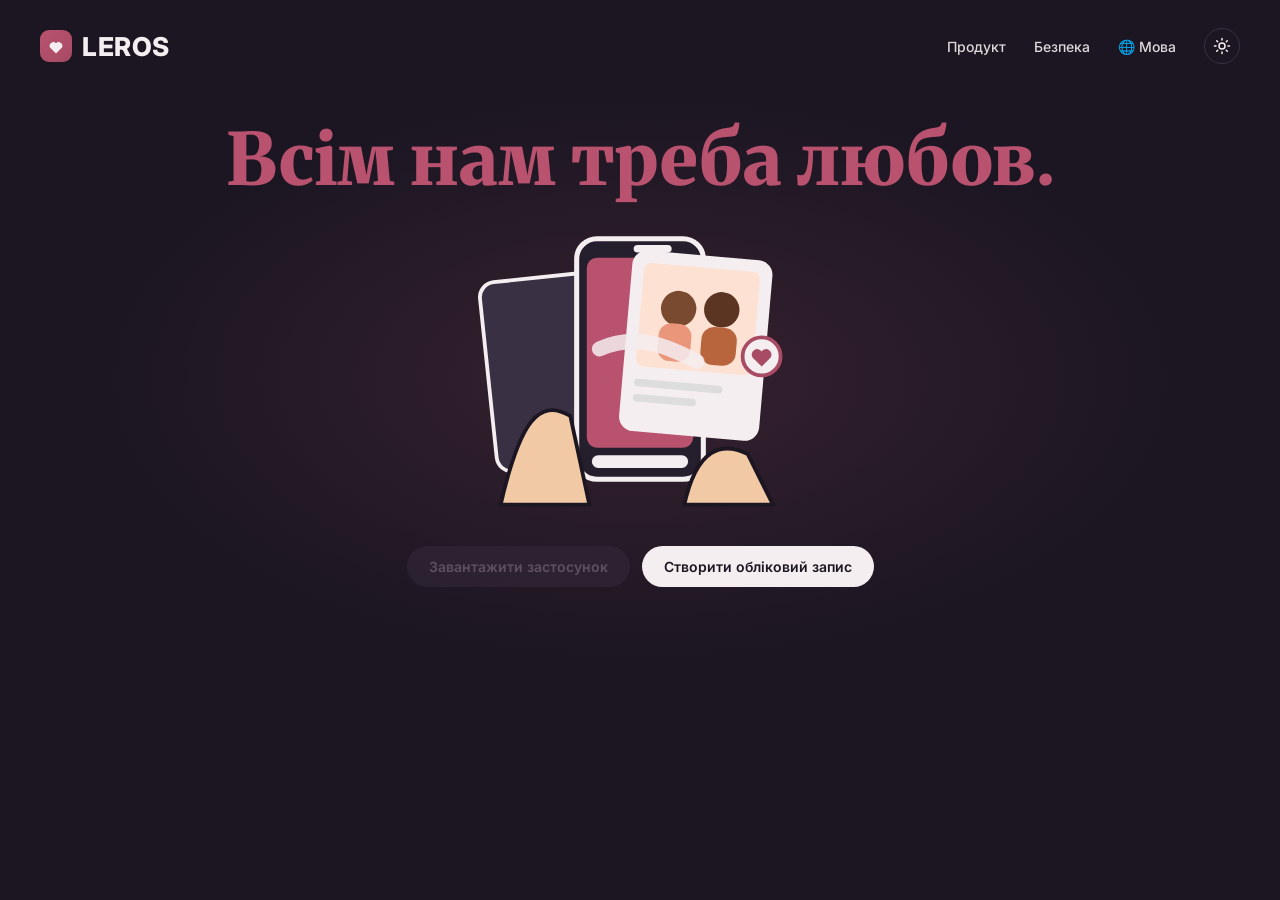
<file: pages/registration.html>
<!DOCTYPE html>
<html lang="uk">
<head>
  <meta charset="utf-8">
  <meta name="viewport" content="width=device-width, initial-scale=1, viewport-fit=cover">
  <title>LEROS — Всім нам треба любов</title>
  <link rel="preconnect" href="https://fonts.googleapis.com">
  <link href="https://fonts.googleapis.com/css2?family=Inter:wght@400;500;600&family=Merriweather:wght@700;900&display=swap" rel="stylesheet">
  <link rel="stylesheet" href="registration.css">
</head>
<body>
  <header>
    <div class="logo">
      <svg viewBox="0 0 32 32" aria-hidden="true">
        <defs>
          <linearGradient id="lg" x1="0" y1="0" x2="1" y2="1">
            <stop offset="0" stop-color="#B8526F" />
            <stop offset="1" stop-color="#A84B65" />
          </linearGradient>
        </defs>
        <rect width="32" height="32" rx="9" fill="url(#lg)" />
        <path d="M16 23.500l-5.800-5.800a3.700 3.700 0 0 1 5.800-4.500 3.700 3.700 0 0 1 5.800 4.500z" fill="#F5EEF0" />
      </svg>
      LEROS
    </div>
    <nav aria-label="Навігація">
      <span>Продукт</span>
      <span>Безпека</span>
      <span>🌐 Мова</span>
      <button class="theme" id="theme" type="button" aria-label="Перемкнути тему">
        <svg class="sun" width="18" height="18" viewBox="0 0 24 24" fill="none" stroke="currentColor" stroke-width="2" stroke-linecap="round">
          <circle cx="12" cy="12" r="4" />
          <path d="M12 2v2M12 20v2M4.900 4.900l1.400 1.400M17.700 17.700l1.400 1.400M2 12h2M20 12h2M4.900 19.100l1.400-1.400M17.700 6.300l1.400-1.400" />
        </svg>
        <svg class="moon" width="18" height="18" viewBox="0 0 24 24" fill="none" stroke="currentColor" stroke-width="2" stroke-linecap="round" stroke-linejoin="round">
          <path d="M21 12.800A9 9 0 1 1 11.200 3a7 7 0 0 0 9.800 9.800z" />
        </svg>
      </button>
    </nav>
  </header>

  <main class="hero">
    <h1>Всім нам треба любов.</h1>
    <svg viewBox="0 0 300 250" role="img" aria-label="Телефон зі свайпом профілів">
      <rect class="c-back" x="30" y="55" width="105" height="150" rx="12" fill="#3a3044" stroke="#F5EEF0" stroke-width="3" transform="rotate(-6 80 130)" />
      <rect class="c-phone" x="100" y="25" width="100" height="190" rx="16" fill="#251e2d" stroke="#F5EEF0" stroke-width="4" />
      <rect x="108" y="40" width="84" height="150" rx="8" fill="#B8526F" />
      <rect class="c-ink" x="145" y="30" width="30" height="6" rx="3" fill="#F5EEF0" />
      <g transform="rotate(5 200 110)">
        <rect class="c-card" x="140" y="40" width="108" height="140" rx="10" fill="#F5EEF0" stroke="#F5EEF0" stroke-width="3" />
        <rect x="148" y="48" width="92" height="82" rx="6" fill="#fde2d3" />
        <circle cx="178" cy="82" r="14" fill="#7a4a30" />
        <circle cx="212" cy="80" r="14" fill="#5b3522" />
        <rect x="164" y="94" width="26" height="30" rx="10" fill="#e9967a" />
        <rect x="198" y="94" width="28" height="30" rx="10" fill="#b8643c" />
        <rect x="148" y="140" width="70" height="6" rx="3" fill="#ddd" />
        <rect x="148" y="152" width="50" height="6" rx="3" fill="#ddd" />
      </g>
      <path d="M118 112 C150 98 175 112 195 122" fill="none" stroke="#F5EEF0" stroke-opacity=".85" stroke-width="12" stroke-linecap="round" />
      <circle cx="246" cy="118" r="15" fill="#F5EEF0" stroke="#A84B65" stroke-width="3" />
      <path d="M246 126 l-7-7 a4.2 4.2 0 0 1 7-5 a4.2 4.2 0 0 1 7 5z" fill="#A84B65" />
      <path d="M40 235 C55 170 70 150 95 165 L110 235z" fill="var(--skin)" stroke="#1b1622" stroke-width="3" />
      <path d="M185 235 C195 190 215 185 235 195 L255 235z" fill="var(--skin)" stroke="#1b1622" stroke-width="3" />
      <rect class="c-ink" x="112" y="196" width="76" height="10" rx="5" fill="#F5EEF0" />
    </svg>
    <div class="cta">
      <button class="btn off" disabled aria-disabled="true">Завантажити застосунок</button>
      <button class="btn dark" id="open">Створити обліковий запис</button>
    </div>
  </main>

  <div class="overlay" id="overlay" role="dialog" aria-modal="true" aria-label="Реєстрація">
    <div class="modal">
      <div class="top">
        <button class="back" id="back" aria-label="Назад" style="visibility:hidden">←</button>
        <div class="bar"><i id="prog"></i></div>
        <button class="close" id="close" aria-label="Закрити">✕</button>
      </div>
      <div class="steps">
        <section class="step active" data-step="1">
          <h2>Створіть обліковий запис</h2>
          <p class="sub">Оберіть, як вам зручніше розпочати.</p>
          <button class="alt" id="google">
            <svg width="18" height="18" viewBox="0 0 48 48">
              <path fill="#EA4335" d="M24 9.5c3.5 0 6.6 1.2 9 3.5l6.7-6.7C35.700 2.400 30.300 0 24 0 14.600 0 6.500 5.400 2.600 13.200l7.800 6.100C12.300 13.500 17.700 9.500 24 9.500z" />
              <path fill="#4285F4" d="M46.500 24.500c0-1.600-.1-3.100-.4-4.500H24v8.500h12.700c-.6 3-2.300 5.500-4.800 7.200l7.600 5.900c4.400-4.100 7-10.100 7-17.100z" />
              <path fill="#FBBC05" d="M10.400 28.700A14.500 14.500 0 0 1 9.500 24c0-1.600.3-3.200.9-4.700l-7.800-6.100A24 24 0 0 0 0 24c0 3.900.9 7.500 2.600 10.800l7.800-6.100z" />
              <path fill="#34A853" d="M24 48c6.500 0 11.900-2.100 15.900-5.800l-7.600-5.900c-2.100 1.400-4.900 2.300-8.300 2.300-6.300 0-11.700-4.200-13.600-9.900l-7.800 6.100C6.500 42.600 14.600 48 24 48z" />
            </svg>
            Продовжити з Google
          </button>
          <button class="alt mail" data-go="2">Зареєструватися через пошту</button>
        </section>

        <section class="step" data-step="2">
          <svg class="cupid hide" id="cupid" viewBox="0 0 120 110" aria-hidden="true">
            <g fill="#fff" stroke="#c9ced6" stroke-width="2">
              <path d="M34 62 C10 40 6 62 18 74 C24 80 32 76 38 72z" />
              <path d="M86 62 C110 40 114 62 102 74 C96 80 88 76 82 72z" />
            </g>
            <circle cx="60" cy="64" r="32" fill="var(--skin)" />
            <path d="M42 38 C48 26 62 24 70 30 C58 28 50 34 42 38z" fill="#d9a441" />
            <circle cx="60" cy="30" r="5" fill="#d9a441" />
            <circle cx="41" cy="76" r="5" fill="#f9a8a8" opacity=".7" />
            <circle cx="79" cy="76" r="5" fill="#f9a8a8" opacity=".7" />
            <path d="M52 82 Q60 88 68 82" stroke="#a5503a" stroke-width="2.500" fill="none" stroke-linecap="round" />
            <g id="eyes">
              <circle cx="47" cy="62" r="8" fill="#fff" />
              <circle cx="73" cy="62" r="8" fill="#fff" />
              <circle class="pupil" id="pl" cx="47" cy="62" r="3.800" fill="#111" />
              <circle class="pupil" id="pr" cx="73" cy="62" r="3.800" fill="#111" />
            </g>
            <g class="hand hl" style="transform-origin:47px 62px">
              <ellipse cx="47" cy="62" rx="14" ry="11" fill="var(--skin)" stroke="#d09a6e" stroke-width="2" />
              <path d="M38 58 h18 M38 63 h18" stroke="#d09a6e" stroke-width="1.500" />
            </g>
            <g class="hand hr" style="transform-origin:73px 62px">
              <ellipse cx="73" cy="62" rx="14" ry="11" fill="var(--skin)" stroke="#d09a6e" stroke-width="2" />
              <path d="M64 58 h18 M64 63 h18" stroke="#d09a6e" stroke-width="1.500" />
            </g>
          </svg>
          <h2>Пошта та пароль</h2>
          <p class="sub">Купідон нічого не підгляне.</p>
          <label for="email">Email</label>
          <input id="email" type="email" autocomplete="email" placeholder="name@example.com">
          <label for="pass">Пароль</label>
          <div class="pw">
            <input id="pass" type="password" autocomplete="new-password" placeholder="Мінімум 8 символів">
            <button class="eye" id="eye" type="button" aria-label="Показати пароль">
              <svg width="22" height="22" viewBox="0 0 24 24" fill="none" stroke="currentColor" stroke-width="2" stroke-linecap="round" stroke-linejoin="round">
                <path d="M1 12s4-7 11-7 11 7 11 7-4 7-11 7S1 12 1 12z" />
                <circle cx="12" cy="12" r="3" />
                <path id="slash" d="M3 3l18 18" />
              </svg>
            </button>
          </div>
          <div class="err" id="err2"></div>
          <button class="btn red" id="next2" style="margin-top:14px" disabled>Продовжити</button>
        </section>

        <section class="step" data-step="3">
          <h2>Підтвердіть телефон</h2>
          <p class="sub">Ми надішлемо SMS з кодом.</p>
          <label for="phone">Номер телефону</label>
          <input id="phone" type="tel" inputmode="tel" autocomplete="tel" placeholder="+380 50 123 45 67">
          <div class="reveal" id="codeBox">
            <label for="code">Код верифікації з SMS</label>
            <input id="code" inputmode="numeric" maxlength="6" placeholder="••••••">
            <p class="hint">У прототипі підійде будь-який код із 4–6 цифр.</p>
            <button class="btn red" id="next3" style="margin-top:14px" disabled>Підтвердити</button>
          </div>
        </section>

        <section class="step" data-step="4">
          <h2>Розкажіть про себе</h2>
          <p class="sub">Користуватися LEROS можна з 14 років.</p>
          <div class="row">
            <div><label for="fn">Ім'я</label><input id="fn" autocomplete="given-name"></div>
            <div><label for="ln">Прізвище</label><input id="ln" autocomplete="family-name"></div>
          </div>
          <label>Дата народження</label>
          <div class="row">
            <select id="dd" aria-label="День"></select>
            <select id="mm" aria-label="Місяць"></select>
            <select id="yy" aria-label="Рік"></select>
          </div>
          <p class="hint" id="maxHint"></p>
          <button class="btn red" id="next4" style="margin-top:14px" disabled>Продовжити</button>
        </section>

        <section class="step" data-step="5">
          <h2>Вам потрібно пройти верифікацію для підтвердження особи</h2>
          <p class="sub">Оберіть документ для підтвердження віку та фотографії</p>
          <div class="docs">
            <label class="doc"><input type="radio" name="doc" value="ID-картка">ID-картка</label>
            <label class="doc"><input type="radio" name="doc" value="Закордонний паспорт">Закордонний паспорт</label>
            <label class="doc"><input type="radio" name="doc" value="Водійське посвідчення">Водійське посвідчення</label>
          </div>
          <div class="reveal" id="dropBox">
            <div class="drop" id="drop" tabindex="0" role="button">
              <b>Завантажити фото документа</b>Перетягніть файл сюди або натисніть, щоб обрати
              <div id="prev"></div>
            </div>
            <input type="file" id="file" accept="image/*" hidden>
          </div>
          <button class="btn red" id="finish" style="margin-top:16px" disabled>Завершити реєстрацію</button>
        </section>

        <section class="step" data-step="6">
          <div class="success">
            <div class="ok">💘</div>
            <h2>Ласкаво просимо до LEROS!</h2>
            <p class="sub" id="welcome">Ваш обліковий запис створено.</p>
            <button class="btn red" id="done">Готово</button>
          </div>
        </section>
      </div>
    </div>
  </div>

  <script src="registration.js"></script>
</body>
</html>
</file>
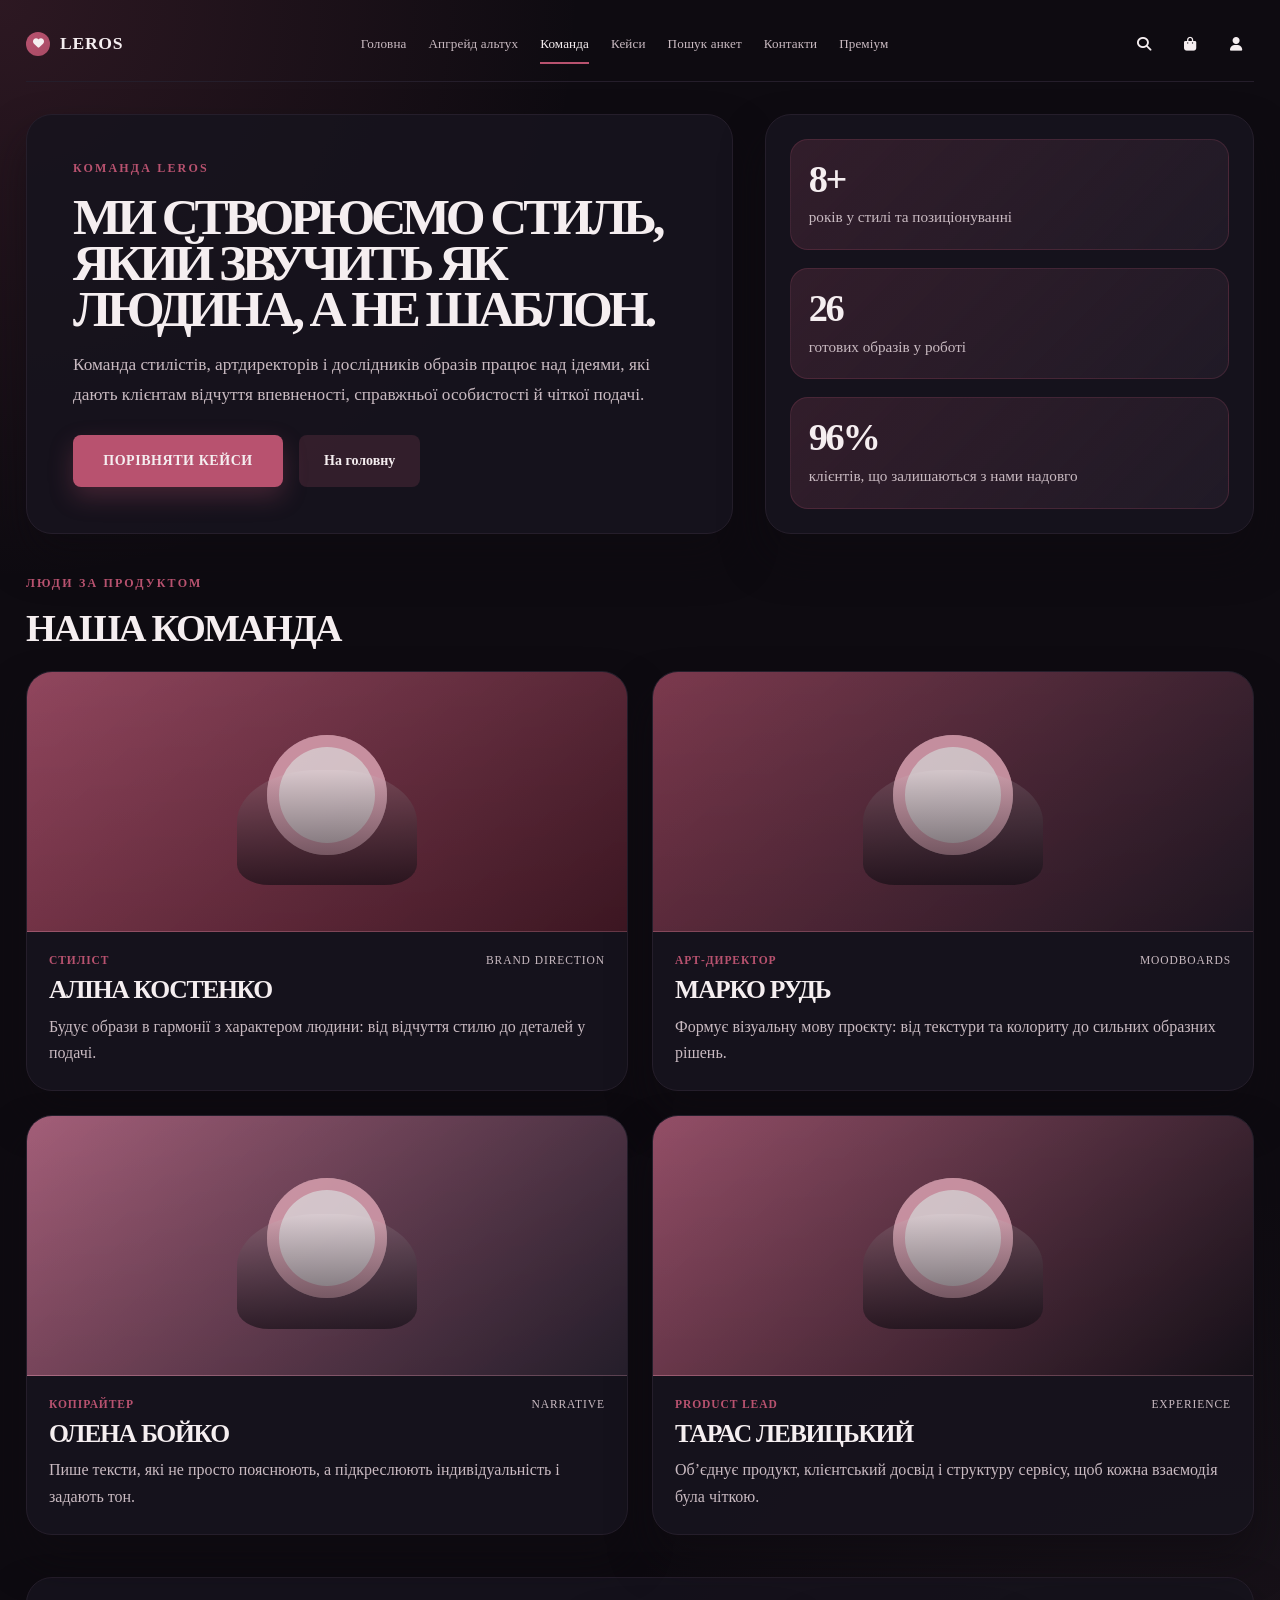
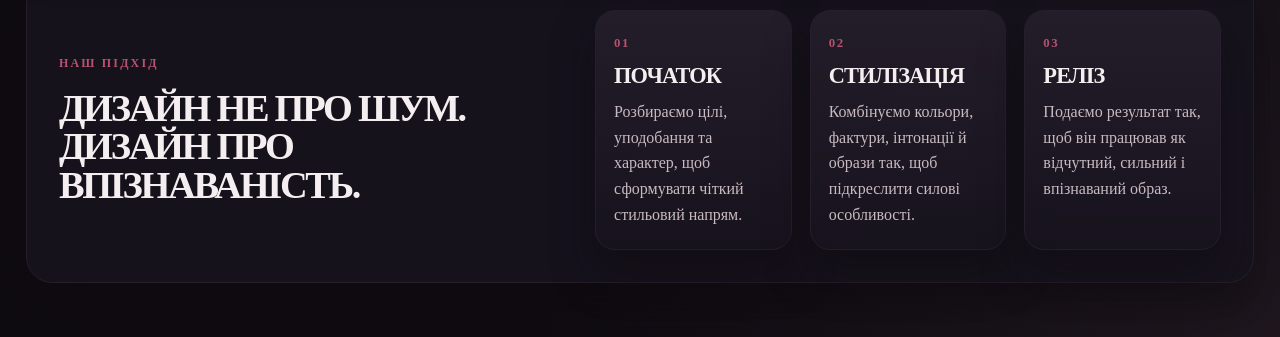
<file: pages/team.html>
<!DOCTYPE html>
<html lang="uk">
<head>
    <meta charset="UTF-8">
    <meta name="viewport" content="width=device-width, initial-scale=1.0">
    <title>LEROS — Команда</title>
    <link rel="stylesheet" href="style.css">
    <link rel="stylesheet" href="team.css">
    <link rel="stylesheet" href="buttons.css">
    <link rel="stylesheet" href="https://cdnjs.cloudflare.com/ajax/libs/font-awesome/6.4.0/css/all.min.css">
</head>
<body class="team-body">
    <div class="page-shell team-shell">
        <header class="topbar">
            <a href="index.html" class="brand" aria-label="На головну">
                <span class="brand-mark"><i class="fa-solid fa-heart"></i></span>
                <span class="brand-name">LEROS</span>
            </a>

            <nav class="main-nav" aria-label="Основна навігація">
                <a href="index.html">Головна</a>
                <a href="altu-case.html">Апгрейд альтух</a>
                <a href="team.html" class="active">Команда</a>
                <a href="altu-case.html">Кейси</a>
                <a href="altu-case.html">Пошук анкет</a>
                <a href="index.html">Контакти</a>
                <a href="index.html">Преміум</a>
            </nav>

            <div class="tools" aria-label="Інструменти">
                <button class="tool-btn" aria-label="Пошук"><i class="fa-solid fa-magnifying-glass"></i></button>
                <button class="tool-btn" aria-label="Вибране"><i class="fa-solid fa-bag-shopping"></i></button>
                <button class="tool-btn" aria-label="Профіль"><i class="fa-solid fa-user"></i></button>
            </div>
        </header>

        <main class="team-main">
            <section class="team-intro">
                <div class="intro-copy">
                    <p class="eyebrow">Команда LEROS</p>
                    <h1>Ми створюємо стиль, який звучить як людина, а не шаблон.</h1>
                    <p class="lead">Команда стилістів, артдиректорів і дослідників образів працює над ідеями, які дають клієнтам відчуття впевненості, справжньої особистості й чіткої подачі.</p>
                    <div class="intro-actions">
                        <a href="altu-case.html" class="primary-btn button--large">Порівняти кейси</a>
                        <a href="index.html" class="button button--secondary button--large">На головну</a>
                    </div>
                </div>

                <div class="intro-panel" aria-label="Переваги команди">
                    <div class="stat-card">
                        <span class="stat-number">8+</span>
                        <span class="stat-label">років у стилі та позиціонуванні</span>
                    </div>
                    <div class="stat-card">
                        <span class="stat-number">26</span>
                        <span class="stat-label">готових образів у роботі</span>
                    </div>
                    <div class="stat-card">
                        <span class="stat-number">96%</span>
                        <span class="stat-label">клієнтів, що залишаються з нами надовго</span>
                    </div>
                </div>
            </section>

            <section class="team-section" aria-label="Члени команди">
                <div class="section-heading">
                    <p class="eyebrow">Люди за продуктом</p>
                    <h2>Наша команда</h2>
                </div>

                <div class="member-grid">
                    <article class="member-card">
                        <div class="member-portrait portrait-one"></div>
                        <div class="member-body">
                            <div class="member-meta">
                                <span class="member-role">Стиліст</span>
                                <span class="member-tag">Brand direction</span>
                            </div>
                            <h3>Аліна Костенко</h3>
                            <p>Будує образи в гармонії з характером людини: від відчуття стилю до деталей у подачі.</p>
                        </div>
                    </article>

                    <article class="member-card">
                        <div class="member-portrait portrait-two"></div>
                        <div class="member-body">
                            <div class="member-meta">
                                <span class="member-role">Арт-директор</span>
                                <span class="member-tag">Moodboards</span>
                            </div>
                            <h3>Марко Рудь</h3>
                            <p>Формує візуальну мову проєкту: від текстури та колориту до сильних образних рішень.</p>
                        </div>
                    </article>

                    <article class="member-card">
                        <div class="member-portrait portrait-three"></div>
                        <div class="member-body">
                            <div class="member-meta">
                                <span class="member-role">Копірайтер</span>
                                <span class="member-tag">Narrative</span>
                            </div>
                            <h3>Олена Бойко</h3>
                            <p>Пише тексти, які не просто пояснюють, а підкреслюють індивідуальність і задають тон.</p>
                        </div>
                    </article>

                    <article class="member-card">
                        <div class="member-portrait portrait-four"></div>
                        <div class="member-body">
                            <div class="member-meta">
                                <span class="member-role">Product lead</span>
                                <span class="member-tag">Experience</span>
                            </div>
                            <h3>Тарас Левицький</h3>
                            <p>Об’єднує продукт, клієнтський досвід і структуру сервісу, щоб кожна взаємодія була чіткою.</p>
                        </div>
                    </article>
                </div>
            </section>

            <section class="team-cta" aria-label="Робочий процес">
                <div class="cta-copy">
                    <p class="eyebrow">Наш підхід</p>
                    <h2>Дизайн не про шум. Дизайн про впізнаваність.</h2>
                </div>

                <div class="process-grid">
                    <div class="process-card">
                        <span>01</span>
                        <h3>Початок</h3>
                        <p>Розбираємо цілі, уподобання та характер, щоб сформувати чіткий стильовий напрям.</p>
                    </div>
                    <div class="process-card">
                        <span>02</span>
                        <h3>Стилізація</h3>
                        <p>Комбінуємо кольори, фактури, інтонації й образи так, щоб підкреслити силові особливості.</p>
                    </div>
                    <div class="process-card">
                        <span>03</span>
                        <h3>Реліз</h3>
                        <p>Подаємо результат так, щоб він працював як відчутний, сильний і впізнаваний образ.</p>
                    </div>
                </div>
            </section>
        </main>
    </div>
</body>
</html>
</file>
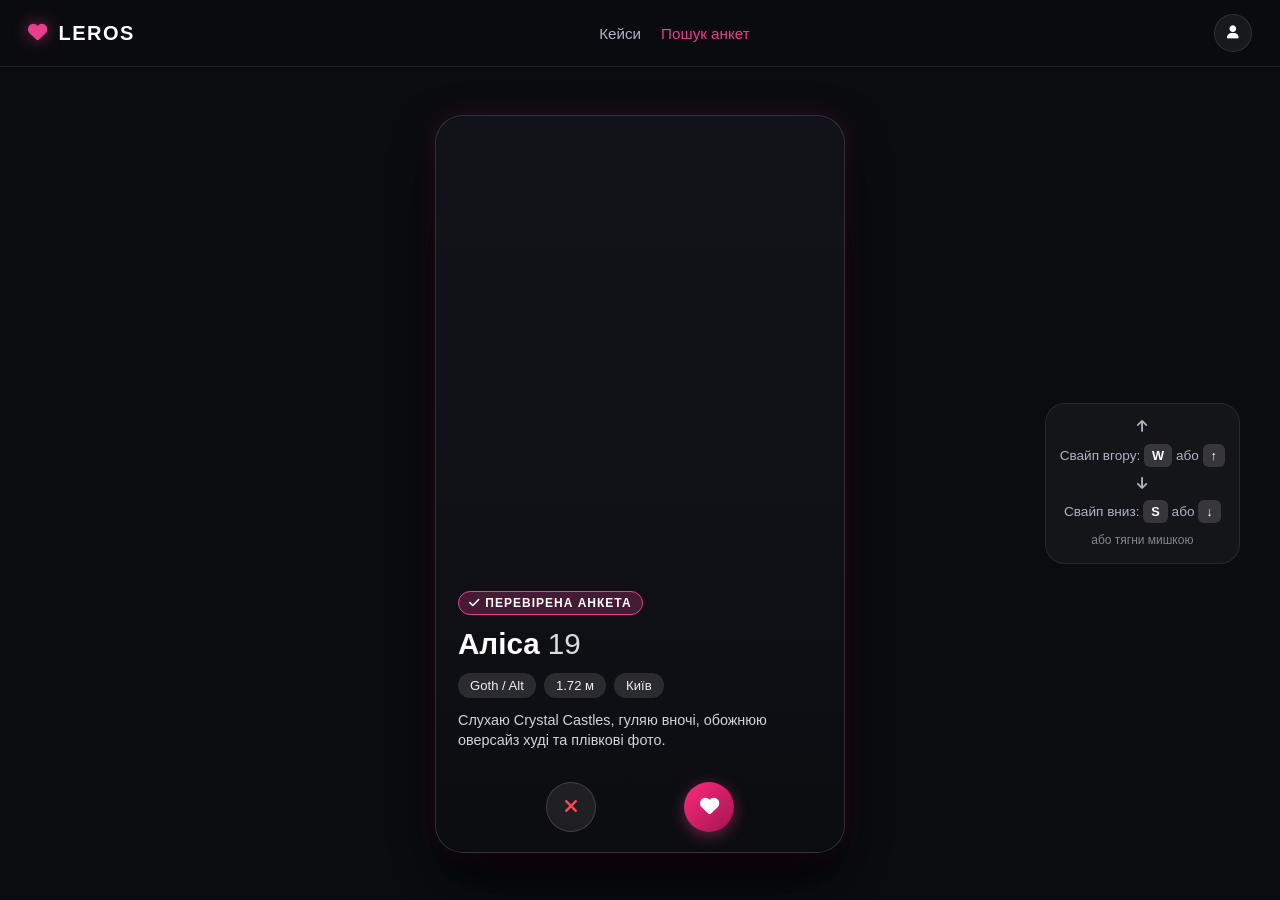
<file: pages/search/search.html>
<!DOCTYPE html>
<html lang="uk">
<head>
    <meta charset="UTF-8">
    <meta name="viewport" content="width=device-width, initial-scale=1.0">
    <title>LEROS — Пошук анкет</title>
    <link rel="stylesheet" href="https://cdnjs.cloudflare.com/ajax/libs/font-awesome/6.4.0/css/all.min.css">
    <link rel="stylesheet" href="search.css">
</head>
<body>
    <header class="profiles-header">
        <a href="../altu-case.html" class="brand-box" aria-label="На головну">
            <span class="brand-icon"><i class="fa-solid fa-heart"></i></span>
            <span class="brand-text">LEROS</span>
        </a>

        <nav class="top-nav" aria-label="Навігація">
            <a href="../altu-case.html">Кейси</a>
            <a href="search.html" class="active">Пошук анкет</a>
        </nav>

        <div class="top-tools">
            <button class="tool-btn" aria-label="Профіль"><i class="fa-solid fa-user"></i></button>
        </div>
    </header>

    <main class="feed-container">
        <div class="cards-viewport" id="cardsViewport">
            <!-- Картки генеруються скриптом -->
        </div>

        <div class="controls-hint">
            <i class="fa-solid fa-arrow-up"></i>
            <span>Свайп вгору: <span class="key-badge">W</span> або <span class="key-badge">↑</span></span>
            <i class="fa-solid fa-arrow-down"></i>
            <span>Свайп вниз: <span class="key-badge">S</span> або <span class="key-badge">↓</span></span>
            <span style="font-size: 0.75rem; opacity: 0.7;">або тягни мишкою</span>
        </div>
    </main>

    <script src="search.js"></script>
</body>
</html>
</file>
<file: pages/registration.css>
:root {
  --red: #B8526F;
  --rose: #A84B65;
  --ink: #F5EEF0;
  --muted: #b3a5af;
  --line: #3a3044;
  --bg: #1b1622;
  --card: #251e2d;
  --field: #1b1622;
  --glow: rgba(168, 75, 101, .2);
  --skin: #f2c9a5;
  color-scheme: dark;
  box-sizing: border-box;
  padding-top: env(safe-area-inset-top, 0px);
  padding-bottom: env(safe-area-inset-bottom, 0px);
}

[data-theme="light"] {
  --ink: #0E0B11;
  --muted: #6e5f69;
  --line: #e3d5da;
  --bg: #F5EEF0;
  --card: #fff;
  --field: #F5EEF0;
  --red: #A84B65;
  --glow: rgba(184, 82, 111, .14);
  color-scheme: light;
}

html {
  scroll-padding-top: env(safe-area-inset-top, 0px);
}

*,
*::before,
*::after {
  box-sizing: border-box;
}

body {
  transition: background-color .3s, color .3s;
  margin: 0;
  background: radial-gradient(ellipse 60% 45% at 50% 42%, var(--glow), transparent 70%) var(--bg) no-repeat;
  color: var(--ink);
  font-family: Inter, system-ui, sans-serif;
  min-height: 100vh;
}

header {
  display: flex;
  justify-content: space-between;
  align-items: center;
  padding: 28px 40px;
}

.logo {
  display: flex;
  align-items: center;
  gap: 10px;
  font-family: Inter, sans-serif;
  font-weight: 800;
  font-size: 26px;
  letter-spacing: .5px;
  color: var(--ink);
}

.logo svg {
  width: 32px;
  height: 32px;
}

nav {
  display: flex;
  align-items: center;
  gap: 28px;
  font-size: 14px;
  font-weight: 500;
}

.theme {
  background: none;
  border: 1.5px solid var(--line);
  color: var(--ink);
  width: 36px;
  height: 36px;
  border-radius: 50%;
  display: flex;
  align-items: center;
  justify-content: center;
  padding: 0;
  transition: background .2s;
}

.theme:hover {
  background: var(--line);
}

.theme .moon {
  display: none;
}

[data-theme="light"] .theme .sun {
  display: none;
}

[data-theme="light"] .theme .moon {
  display: block;
}

nav span {
  cursor: default;
  opacity: .9;
}

main {
  text-align: center;
  padding: 10px 20px 40px;
}

h1 {
  font-family: Merriweather, serif;
  font-weight: 900;
  color: var(--red);
  font-size: clamp(34px, 6.5vw, 72px);
  margin: 18px 0 8px;
  line-height: 1.1;
}

.hero svg {
  width: min(380px, 80vw);
  height: auto;
}

.cta {
  display: flex;
  gap: 12px;
  justify-content: center;
  flex-wrap: wrap;
  margin-top: 18px;
}

button {
  font: inherit;
  cursor: pointer;
}

.btn {
  border: 0;
  border-radius: 999px;
  padding: 12px 22px;
  font-weight: 600;
  font-size: 14px;
  transition: transform .15s, opacity .15s;
}

.btn.dark {
  background: var(--ink);
  color: var(--bg);
}

.btn.dark:hover {
  transform: translateY(-1px);
}

.btn.off {
  background: var(--line);
  color: var(--muted);
  cursor: not-allowed;
}

.btn.red {
  background: var(--red);
  color: #F5EEF0;
  width: 100%;
  padding: 14px;
}

.btn:disabled {
  opacity: .4;
  cursor: not-allowed;
}

:focus-visible {
  outline: 3px solid var(--red);
  outline-offset: 2px;
}

/* Modal */
.overlay {
  position: fixed;
  inset: 0;
  background: rgba(14, 11, 17, .78);
  display: none;
  align-items: center;
  justify-content: center;
  padding: 16px;
  z-index: 10;
}

.overlay.open {
  display: flex;
  animation: fade .25s;
}

@keyframes fade {
  from {
    opacity: 0;
  }
}

.modal {
  background: var(--card);
  border: 1px solid var(--line);
  width: min(440px, 100%);
  max-height: 94vh;
  overflow: auto;
  border-radius: 22px;
  padding: 26px 26px 28px;
  position: relative;
}

.top {
  display: flex;
  align-items: center;
  gap: 10px;
  margin-bottom: 14px;
  min-height: 32px;
}

.back,
.close {
  background: none;
  border: 0;
  color: var(--muted);
  font-size: 22px;
  line-height: 1;
  padding: 4px 8px;
  border-radius: 8px;
}

.close {
  margin-left: auto;
}

.bar {
  flex: 1;
  height: 4px;
  background: var(--line);
  border-radius: 4px;
  overflow: hidden;
}

.bar i {
  display: block;
  height: 100%;
  width: 0;
  background: var(--red);
  transition: width .4s;
}

.steps {
  position: relative;
}

.step {
  display: none;
}

.step.active {
  display: block;
  animation: in .35s ease both;
}

.step.back-dir.active {
  animation-name: inb;
}

@keyframes in {
  from {
    opacity: 0;
    transform: translateX(28px);
  }
}

@keyframes inb {
  from {
    opacity: 0;
    transform: translateX(-28px);
  }
}

h2 {
  font-family: Merriweather, serif;
  font-size: 22px;
  margin: 4px 0 6px;
  line-height: 1.3;
}

.sub {
  color: var(--muted);
  font-size: 14px;
  margin: 0 0 18px;
  line-height: 1.5;
}

label {
  display: block;
  font-size: 13px;
  font-weight: 600;
  margin: 12px 0 6px;
}

input,
select {
  width: 100%;
  background: var(--field);
  color: var(--ink);
  border: 1.5px solid var(--line);
  border-radius: 12px;
  padding: 13px 14px;
  font: inherit;
  font-size: 15px;
}

input:focus,
select:focus {
  outline: none;
  border-color: var(--red);
}

select:disabled {
  opacity: .5;
}

.row {
  display: flex;
  gap: 10px;
}

.row > * {
  flex: 1;
}

.pw {
  position: relative;
}

.pw input {
  padding-right: 48px;
}

.eye {
  position: absolute;
  right: 6px;
  top: 50%;
  transform: translateY(-50%);
  background: none;
  border: 0;
  padding: 8px;
  color: var(--muted);
  display: flex;
}

.alt {
  margin-top: 12px;
  display: flex;
  align-items: center;
  justify-content: center;
  gap: 10px;
  width: 100%;
  padding: 14px;
  border-radius: 12px;
  border: 1.5px solid var(--line);
  background: none;
  color: var(--ink);
  font-weight: 600;
  font-size: 15px;
}

.alt:hover {
  background: var(--line);
}

.alt.mail {
  background: var(--ink);
  color: var(--bg);
  border-color: var(--ink);
}

.alt.mail:hover {
  background: var(--ink);
  opacity: .9;
}

.hint {
  font-size: 12px;
  color: var(--muted);
  margin-top: 6px;
}

.err {
  color: var(--red);
  font-size: 12px;
  margin-top: 6px;
  min-height: 0;
}

.reveal {
  display: none;
  margin-top: 4px;
}

.reveal.show {
  display: block;
  animation: in .3s both;
}

.docs {
  display: grid;
  gap: 8px;
  margin: 6px 0 4px;
}

.doc {
  display: flex;
  gap: 12px;
  align-items: center;
  padding: 13px 14px;
  border: 1.5px solid var(--line);
  border-radius: 12px;
  cursor: pointer;
  font-weight: 500;
  font-size: 15px;
  transition: border-color .15s, background .15s;
}

.doc input {
  width: auto;
  accent-color: var(--red);
}

.doc:has(input:checked) {
  border-color: var(--red);
  background: rgba(184, 82, 111, .14);
}

.drop {
  margin-top: 14px;
  border: 2px dashed var(--line);
  border-radius: 14px;
  padding: 26px 14px;
  text-align: center;
  color: var(--muted);
  font-size: 14px;
  cursor: pointer;
  transition: .2s;
}

.drop.over {
  border-color: var(--red);
  background: rgba(184, 82, 111, .14);
}

.drop b {
  color: var(--ink);
  display: block;
  margin-bottom: 4px;
}

.drop img {
  max-width: 100%;
  max-height: 140px;
  border-radius: 8px;
  margin-top: 10px;
}

[data-theme="light"] .c-back {
  fill: #e3d5da;
  stroke: #0E0B11;
}

[data-theme="light"] .c-phone,
[data-theme="light"] .c-card {
  fill: #fff;
  stroke: #0E0B11;
}

[data-theme="light"] .c-ink {
  fill: #0E0B11;
}

[data-theme="light"] .cupid g[fill="#fff"] {
  stroke: #b9a8b1;
}

.cupid {
  display: block;
  margin: 0 auto -6px;
  width: 130px;
  height: auto;
}

.cupid .hand {
  transition: transform .45s cubic-bezier(.3, 1.4, .5, 1), opacity .3s;
}

.cupid .pupil {
  transition: transform .2s;
}

.cupid.hide .hl,
.cupid.hide .hr {
  transform: translate(0, 0);
  opacity: 1;
}

.cupid:not(.hide) .hl {
  transform: translate(-26px, -24px) rotate(-30deg);
  opacity: 0;
}

.cupid:not(.hide) .hr {
  transform: translate(26px, -24px) rotate(30deg);
  opacity: 0;
}

.cupid:not(.hide) .brow {
  transform: translateY(-2px);
}

.success {
  text-align: center;
  padding: 18px 0 6px;
}

.success .ok {
  font-size: 54px;
}

@media (max-width: 560px) {
  header {
    padding: 20px;
  }

  nav {
    gap: 14px;
    font-size: 12px;
  }

  .logo {
    font-size: 24px;
  }
}

@media (prefers-reduced-motion: reduce) {
  * {
    animation: none !important;
    transition: none !important;
  }
}
</file>
<file: pages/style.css>
:root {
    --bg: #0E0B11;
    --bg-soft: #17131D;
    --panel: rgba(23, 19, 29, 0.92);
    --panel-strong: #251E2B;
    --text: #F5EEF0;
    --muted: #C9BAC1;
    --dusty-pink: #B8526F;
    --rosewood: #A84B65;
    --deep-charcoal: #0E0B11;
    --dark-plum: #17131D;
    --border-color: #251E2B;
    --soft-white: #F5EEF0;
    --pink: var(--dusty-pink);
    --pink-deep: var(--rosewood);
    --line: rgba(37, 30, 43, 0.9);
    --shadow: 0 24px 40px rgba(14, 11, 17, 0.55);
    --radius-lg: 26px;
    --radius-md: 20px;
    --radius-sm: 12px;
}

* {
    box-sizing: border-box;
    margin: 0;
    padding: 0;
}

html {
    scroll-behavior: smooth;
}

body.home-body {
    background: var(--bg);
    color: var(--text);
    font-family: -apple-system, BlinkMacSystemFont, "Segoe UI", sans-serif;
}

button,
a {
    font: inherit;
}

.page-shell {
    max-width: 1320px;
    margin: 0 auto;
    padding: 18px 26px 36px;
}

.topbar {
    display: flex;
    align-items: center;
    justify-content: space-between;
    gap: 18px;
    min-height: 64px;
    padding-bottom: 12px;
    border-bottom: 1px solid var(--border-color);
}

.brand {
    display: inline-flex;
    align-items: center;
    gap: 10px;
    text-decoration: none;
    color: var(--text);
}

.brand-mark {
    width: 24px;
    height: 24px;
    border-radius: 50%;
    background: linear-gradient(135deg, var(--dusty-pink), var(--rosewood));
    display: inline-flex;
    align-items: center;
    justify-content: center;
    font-size: 11px;
}

.brand-name {
    font-size: 1.1rem;
    font-weight: 800;
    letter-spacing: 0.04em;
}

.main-nav {
    display: flex;
    align-items: center;
    justify-content: center;
    gap: 22px;
    flex-wrap: wrap;
}

.main-nav a {
    position: relative;
    text-decoration: none;
    color: var(--muted);
    font-size: 0.82rem;
    letter-spacing: 0.01em;
    transition: color 0.2s ease;
}

.main-nav a:hover,
.main-nav a:focus-visible,
.main-nav a.active {
    color: var(--soft-white);
}

.main-nav a::after {
    content: "";
    position: absolute;
    left: 0;
    right: 0;
    bottom: -12px;
    height: 2px;
    background: var(--pink);
    opacity: 0;
    transition: opacity 0.2s ease;
}

.main-nav a:hover::after,
.main-nav a:focus-visible::after,
.main-nav a.active::after {
    opacity: 1;
}

.tools {
    display: flex;
    align-items: center;
    gap: 10px;
}

.tools .tool-btn {
    border-color: transparent;
    background: transparent;
}

.tools .tool-btn:hover {
    border-color: transparent;
    background: transparent;
    color: var(--dusty-pink);
}

.home-main {
    padding-top: 20px;
}

.hero-panel {
    position: relative;
    min-height: 500px;
    overflow: hidden;
    background: var(--deep-charcoal);
    box-shadow: var(--shadow);
    border: 1px solid var(--border-color);
}

.hero-panel::before,
.hero-panel::after {
    content: "";
    position: absolute;
    top: 0;
    bottom: 0;
    width: 34%;
    z-index: 0;
}

.hero-panel::before {
    left: -5%;
    background:
        linear-gradient(90deg, rgba(245,238,240,0.5) 0%, rgba(245,238,240,0.12) 18%, rgba(23,19,29,0.76) 34%, var(--deep-charcoal) 100%),
        linear-gradient(135deg, var(--dusty-pink) 0%, var(--rosewood) 40%, var(--dark-plum) 100%);
    transform: skewX(-20deg);
    box-shadow: inset 0 0 0 2px rgba(184, 82, 111, 0.55), inset 0 0 40px rgba(14,11,17,0.35);
}

.hero-panel::after {
    right: -7%;
    background:
        linear-gradient(135deg, rgba(184,82,111,0.32), rgba(168,75,101,0.2) 40%, rgba(14,11,17,0.7) 100%),
        linear-gradient(135deg, var(--dusty-pink) 0%, var(--rosewood) 35%, var(--dark-plum) 100%);
    transform: skewX(-20deg);
    box-shadow: inset 0 0 0 2px rgba(168,75,101,0.5), inset 0 0 25px rgba(14,11,17,0.25);
}

.hero-center {
    position: relative;
    z-index: 1;
    display: flex;
    flex-direction: column;
    align-items: center;
    justify-content: center;
    text-align: center;
    min-height: 500px;
    padding: 36px 32px;
    background: rgba(23, 19, 29, 0.94);
}

.hero-shape {
    position: absolute;
    inset: 18% 15% 16% 15%;
    border: 1px solid rgba(245,238,240,0.28);
    border-radius: 34px;
    transform: rotate(24deg) scale(0.9);
    background:
        linear-gradient(140deg, rgba(184,82,111,0.92), rgba(168,75,101,0.7) 52%, rgba(37,30,43,0.92));
    box-shadow: inset 0 0 0 1px rgba(245,238,240,0.1), inset 0 0 25px rgba(245,238,240,0.08);
    clip-path: polygon(50% 0%, 88% 18%, 100% 60%, 72% 100%, 28% 100%, 0% 60%, 12% 18%);
}

.hero-shape::before {
    content: "";
    position: absolute;
    inset: 10% 10% 10% 10%;
    border: 1px solid rgba(245,238,240,0.18);
    border-radius: 26px;
    background: linear-gradient(135deg, rgba(245,238,240,0.08), rgba(14,11,17,0.2));
    clip-path: polygon(50% 0%, 88% 18%, 100% 60%, 72% 100%, 28% 100%, 0% 60%, 12% 18%);
}

.hero-center h1 {
    position: relative;
    z-index: 1;
    font-size: clamp(2.6rem, 4vw, 4.1rem);
    line-height: 0.9;
    letter-spacing: -0.08em;
    font-weight: 900;
    text-transform: uppercase;
    margin-bottom: 28px;
    color: var(--soft-white);
    text-shadow: 0 4px 16px rgba(14,11,17,0.55);
}

.primary-btn {
    position: relative;
    z-index: 1;
    min-width: 210px;
    font-weight: 800;
    letter-spacing: 0.04em;
    text-transform: uppercase;
    box-shadow: 0 10px 24px rgba(184,82,111,0.28);
}

.showcase {
    padding-top: 28px;
}

.showcase h2 {
    margin: 0 0 26px;
    font-size: clamp(2.1rem, 3.2vw, 3.6rem);
    line-height: 1.05;
    letter-spacing: -0.06em;
    font-weight: 900;
    text-transform: uppercase;
}

.feature-row {
    display: grid;
    grid-template-columns: 1fr 1.15fr 1fr;
    gap: 24px;
    align-items: end;
}

.card-portrait {
    position: relative;
    display: flex;
    justify-content: center;
    align-items: flex-end;
    min-height: 320px;
}

.portrait-frame {
    width: min(100%, 310px);
    height: 270px;
    padding: 12px;
    border-radius: 28px 28px 18px 18px;
    background: linear-gradient(135deg, rgba(184,82,111,0.76), rgba(37,30,43,0.92) 40%, rgba(168,75,101,0.62));
    box-shadow: 0 18px 30px rgba(14,11,17,0.5), inset 0 0 0 1px rgba(245,238,240,0.08);
    transform: rotate(-4deg);
}

.left-card .portrait-frame {
    transform: rotate(-4deg) translateY(10px);
}

.right-card .portrait-frame {
    transform: rotate(4deg) translateY(10px);
}

.portrait-inner {
    position: relative;
    width: 100%;
    height: 100%;
    border-radius: 18px;
    overflow: hidden;
}

.portrait-one {
    background:
        radial-gradient(circle at 52% 22%, rgba(245,238,240,0.9) 0 11%, rgba(184,82,111,0.8) 11.5%, transparent 12.5%),
        radial-gradient(circle at 60% 38%, rgba(168,75,101,0.92) 0 16%, transparent 17%),
        linear-gradient(180deg, rgba(245,238,240,0.18), rgba(23,19,29,0.7) 42%, rgba(14,11,17,0.9) 100%),
        linear-gradient(135deg, var(--soft-white) 0%, var(--rosewood) 46%, var(--dark-plum) 100%);
}

.portrait-two {
    background:
        radial-gradient(circle at 52% 24%, rgba(245,238,240,0.82) 0 10%, rgba(184,82,111,0.8) 10.5%, transparent 11.2%),
        radial-gradient(circle at 52% 38%, rgba(168,75,101,0.9) 0 15%, transparent 15.5%),
        linear-gradient(180deg, rgba(245,238,240,0.14), rgba(23,19,29,0.72) 42%, rgba(14,11,17,0.96) 100%),
        linear-gradient(135deg, var(--soft-white) 0%, var(--rosewood) 42%, var(--dark-plum) 100%);
}

.portrait-one::before,
.portrait-two::before {
    content: "";
    position: absolute;
    inset: 26% 18% 20% 18%;
    background: linear-gradient(180deg, rgba(23,19,29,0.05), rgba(14,11,17,0.38));
    border-radius: 50% 50% 26% 26%;
}

.portrait-tag {
    position: absolute;
    left: 50%;
    bottom: 10px;
    transform: translateX(-50%);
    font-size: 0.92rem;
    color: var(--soft-white);
    text-shadow: 0 3px 10px rgba(14,11,17,0.6);
}

.portrait-subtag {
    position: absolute;
    right: 16px;
    bottom: 14px;
    color: var(--soft-white);
    font-size: 0.75rem;
    line-height: 1.1;
    text-align: right;
}

.feature-copy {
    padding: 10px 12px 0;
    align-self: center;
}

.feature-copy h3 {
    font-size: clamp(2rem, 2.7vw, 3.3rem);
    line-height: 0.98;
    letter-spacing: -0.07em;
    font-weight: 900;
    text-transform: uppercase;
    margin: 0 0 16px;
}

.feature-copy p {
    color: var(--muted);
    font-size: 1.06rem;
    line-height: 1.45;
    max-width: 480px;
}

@media (max-width: 980px) {
    .topbar {
        flex-wrap: wrap;
        justify-content: center;
    }

    .main-nav {
        width: 100%;
        order: 3;
    }

    .hero-panel {
        grid-template-columns: 1fr;
    }

    .hero-slab {
        min-height: 180px;
    }

    .feature-row {
        grid-template-columns: 1fr;
        text-align: center;
    }
}

@media (max-width: 640px) {
    .page-shell {
        padding-left: 14px;
        padding-right: 14px;
    }

    .brand-name {
        font-size: 1rem;
    }

    .main-nav {
        gap: 12px 18px;
    }

    .showcase h2 {
        font-size: 2.1rem;
    }

    .feature-copy h3 {
        font-size: 2.2rem;
    }
}
</file>
<file: pages/team.css>
body.team-body {
    background:
        radial-gradient(circle at top left, rgba(184, 82, 111, 0.18), transparent 25%),
        radial-gradient(circle at bottom right, rgba(130, 91, 110, 0.15), transparent 32%),
        var(--bg);
    color: var(--text);
    min-height: 100vh;
}

.team-shell {
    padding-bottom: 54px;
}

.team-main {
    padding-top: 32px;
}

.team-intro {
    display: grid;
    grid-template-columns: 1.3fr 0.9fr;
    gap: 32px;
    align-items: stretch;
    margin-bottom: 42px;
}

.intro-copy,
.intro-panel,
.member-card,
.process-card,
.team-cta {
    background: rgba(23, 19, 29, 0.9);
    border: 1px solid var(--border-color);
    box-shadow: var(--shadow);
}

.intro-copy {
    padding: clamp(28px, 4vw, 46px);
    border-radius: var(--radius-lg);
}

.eyebrow {
    margin-bottom: 18px;
    font-size: 0.75rem;
    letter-spacing: 0.18em;
    text-transform: uppercase;
    color: var(--dusty-pink);
    font-weight: 700;
}

.intro-copy h1 {
    margin-bottom: 18px;
    font-size: clamp(2.5rem, 4vw, 4.5rem);
    line-height: 0.9;
    letter-spacing: -0.08em;
    text-transform: uppercase;
}

.lead {
    max-width: 620px;
    color: var(--muted);
    font-size: 1.08rem;
    line-height: 1.7;
}

.intro-actions {
    display: flex;
    flex-wrap: wrap;
    gap: 16px;
    margin-top: 26px;
}

.intro-panel {
    display: flex;
    flex-direction: column;
    gap: 18px;
    padding: 24px;
    border-radius: var(--radius-lg);
}

.stat-card {
    display: flex;
    flex-direction: column;
    gap: 8px;
    padding: 20px 18px;
    border-radius: 18px;
    background: linear-gradient(135deg, rgba(184, 82, 111, 0.18), rgba(37, 30, 43, 0.7));
    border: 1px solid rgba(184, 82, 111, 0.2);
}

.stat-number {
    font-size: clamp(2rem, 3vw, 3rem);
    line-height: 1;
    font-weight: 900;
    letter-spacing: -0.06em;
    color: var(--soft-white);
}

.stat-label {
    color: var(--muted);
    font-size: 0.95rem;
    line-height: 1.5;
}

.team-section {
    margin-bottom: 42px;
}

.section-heading {
    margin-bottom: 24px;
}

.section-heading h2 {
    font-size: clamp(2.1rem, 3vw, 3.3rem);
    line-height: 1;
    letter-spacing: -0.06em;
    text-transform: uppercase;
}

.member-grid {
    display: grid;
    grid-template-columns: repeat(2, minmax(0, 1fr));
    gap: 24px;
}

.member-card {
    display: flex;
    flex-direction: column;
    overflow: hidden;
    border-radius: 26px;
}

.member-portrait {
    position: relative;
    height: 260px;
    background: linear-gradient(135deg, rgba(184, 82, 111, 0.66), rgba(37, 30, 43, 0.9) 52%, rgba(14, 11, 17, 1));
    border-bottom: 1px solid rgba(245, 238, 240, 0.08);
}

.member-portrait::before,
.member-portrait::after {
    content: "";
    position: absolute;
    border-radius: 50%;
}

.member-portrait::before {
    width: 120px;
    height: 120px;
    top: 24%;
    left: 50%;
    transform: translateX(-50%);
    background: rgba(245, 238, 240, 0.76);
    box-shadow: inset 0 0 0 12px rgba(184, 82, 111, 0.45);
}

.member-portrait::after {
    width: 180px;
    height: 115px;
    left: 50%;
    bottom: 18%;
    transform: translateX(-50%);
    background: linear-gradient(180deg, rgba(245, 238, 240, 0.14), rgba(14, 11, 17, 0.6));
    border-radius: 45% 45% 18% 18%;
}

.portrait-one {
    background: linear-gradient(135deg, rgba(184, 82, 111, 0.72), rgba(64, 23, 35, 0.9)), linear-gradient(180deg, rgba(245, 238, 240, 0.1), rgba(14, 11, 17, 0.8));
}

.portrait-two {
    background: linear-gradient(135deg, rgba(160, 67, 92, 0.7), rgba(30, 22, 33, 0.92)), linear-gradient(180deg, rgba(245, 238, 240, 0.08), rgba(14, 11, 17, 0.8));
}

.portrait-three {
    background: linear-gradient(135deg, rgba(220, 120, 154, 0.68), rgba(37, 30, 43, 0.96)), linear-gradient(180deg, rgba(245, 238, 240, 0.1), rgba(14, 11, 17, 0.8));
}

.portrait-four {
    background: linear-gradient(135deg, rgba(194, 97, 128, 0.7), rgba(21, 16, 24, 0.94)), linear-gradient(180deg, rgba(245, 238, 240, 0.08), rgba(14, 11, 17, 0.8));
}

.member-body {
    padding: 22px 22px 24px;
}

.member-meta {
    display: flex;
    align-items: center;
    justify-content: space-between;
    gap: 12px;
    margin-bottom: 10px;
    color: var(--muted);
    font-size: 0.72rem;
    letter-spacing: 0.08em;
    text-transform: uppercase;
}

.member-role {
    color: var(--dusty-pink);
    font-weight: 700;
}

.member-tag {
    color: var(--muted);
}

.member-body h3 {
    margin-bottom: 10px;
    font-size: clamp(1.5rem, 2vw, 2rem);
    line-height: 1.06;
    letter-spacing: -0.05em;
    text-transform: uppercase;
}

.member-body p {
    color: var(--muted);
    line-height: 1.65;
}

.team-cta {
    display: grid;
    grid-template-columns: 0.9fr 1.1fr;
    gap: 24px;
    padding: clamp(24px, 4vw, 32px);
    border-radius: var(--radius-lg);
    align-items: center;
}

.cta-copy h2 {
    font-size: clamp(2rem, 3vw, 3rem);
    line-height: 1;
    letter-spacing: -0.06em;
    text-transform: uppercase;
}

.process-grid {
    display: grid;
    grid-template-columns: repeat(3, minmax(0, 1fr));
    gap: 18px;
}

.process-card {
    border-radius: 20px;
    padding: 22px 18px;
    background: linear-gradient(180deg, rgba(37, 30, 43, 0.9), rgba(23, 19, 29, 0.8));
}

.process-card span {
    display: inline-flex;
    margin-bottom: 12px;
    color: var(--dusty-pink);
    font-size: 0.8rem;
    letter-spacing: 0.12em;
    font-weight: 800;
}

.process-card h3 {
    margin-bottom: 10px;
    font-size: 1.4rem;
    letter-spacing: -0.04em;
    text-transform: uppercase;
}

.process-card p {
    color: var(--muted);
    line-height: 1.6;
}

@media (max-width: 980px) {
    .team-intro,
    .team-cta {
        grid-template-columns: 1fr;
    }

    .process-grid,
    .member-grid {
        grid-template-columns: 1fr;
    }
}

@media (max-width: 640px) {
    .page-shell {
        padding-left: 14px;
        padding-right: 14px;
    }

    .intro-actions {
        flex-direction: column;
    }

    .intro-actions a {
        width: 100%;
        justify-content: center;
    }
}
</file>
<file: pages/buttons.css>
.button,
.primary-btn,
.tool-btn,
.rating-btn,
.like-btn {
    appearance: none;
    box-sizing: border-box;
    display: inline-flex;
    align-items: center;
    justify-content: center;
    gap: 8px;
    min-height: 44px;
    padding: 0 16px;
    border: 1px solid transparent;
    border-radius: 8px;
    font: inherit;
    font-size: 0.875rem;
    font-weight: 600;
    line-height: 1;
    text-decoration: none;
    white-space: nowrap;
    cursor: pointer;
    transition: background-color 160ms ease, border-color 160ms ease, color 160ms ease, box-shadow 160ms ease, transform 160ms ease;
}

.button--primary,
.primary-btn {
    background: var(--dusty-pink);
    color: var(--soft-white);
}

.button--primary:hover,
.primary-btn:hover {
    background: var(--rosewood);
}

.button--secondary {
    background: rgba(184, 82, 111, 0.18);
    color: var(--soft-white);
}

.button--secondary:hover {
    background: rgba(184, 82, 111, 0.3);
}

.button--outlined,
.tool-btn {
    border-color: var(--border-color);
    background: transparent;
    color: var(--text);
}

.button--outlined:hover,
.tool-btn:hover {
    border-color: var(--dusty-pink);
    background: rgba(184, 82, 111, 0.1);
}

.button--ghost {
    background: transparent;
    color: var(--muted);
}

.button--ghost:hover {
    background: rgba(184, 82, 111, 0.12);
    color: var(--soft-white);
}

.button--destructive {
    background: var(--rosewood);
    color: var(--soft-white);
}

.button--destructive:hover {
    background: var(--dusty-pink);
}

.button--small {
    min-height: 36px;
    padding: 0 12px;
    font-size: 0.8125rem;
}

.button--large,
.primary-btn {
    min-height: 52px;
    padding: 0 24px;
}

.button--icon,
.tool-btn,
.rating-btn,
.like-btn {
    width: 44px;
    height: 44px;
    min-height: 44px;
    padding: 0;
    border-radius: 50%;
    flex: 0 0 44px;
}

.button--icon.button--small,
.tool-btn,
.rating-btn,
.like-btn {
    width: 36px;
    height: 36px;
    min-height: 36px;
    flex-basis: 36px;
}

.button--icon.button--large {
    width: 52px;
    height: 52px;
    min-height: 52px;
    flex-basis: 52px;
}

.tool-btn,
.rating-btn,
.like-btn {
    font-size: 0.875rem;
}

.rating-btn {
    margin-left: auto;
}

.rating-btn,
.like-btn {
    border-color: var(--border-color);
    background: var(--dark-plum);
    color: var(--dusty-pink);
}

.like-btn:hover,
.rating-btn:hover {
    border-color: var(--dusty-pink);
    background: rgba(184, 82, 111, 0.2);
}

.button:focus-visible,
.primary-btn:focus-visible,
.tool-btn:focus-visible,
.rating-btn:focus-visible,
.like-btn:focus-visible {
    outline: 2px solid var(--soft-white);
    outline-offset: 2px;
    box-shadow: 0 0 0 4px var(--dusty-pink);
}

.button:active,
.primary-btn:active,
.tool-btn:active,
.rating-btn:active,
.like-btn:active {
    transform: translateY(1px);
}

.button:disabled,
.button[aria-disabled="true"],
.primary-btn[aria-disabled="true"],
.tool-btn:disabled,
.rating-btn:disabled,
.like-btn:disabled {
    opacity: 0.42;
    cursor: not-allowed;
    pointer-events: none;
}

.button.is-loading,
.primary-btn.is-loading {
    cursor: progress;
    pointer-events: none;
}

.button.is-loading::after,
.primary-btn.is-loading::after {
    content: "";
    width: 14px;
    height: 14px;
    border: 2px solid currentColor;
    border-right-color: transparent;
    border-radius: 50%;
    animation: button-spinner 700ms linear infinite;
}

@keyframes button-spinner {
    to {
        transform: rotate(360deg);
    }
}

@media (prefers-reduced-motion: reduce) {
    .button,
    .primary-btn,
    .tool-btn,
    .rating-btn,
    .like-btn {
        transition: none;
    }

    .button.is-loading::after,
    .primary-btn.is-loading::after {
        animation-duration: 1400ms;
    }
}
</file>
<file: pages/search/search.css>
:root {
    --bg-color: #0b0c10;
    --card-bg: #15161e;
    --accent-pink: #e83e8c;
    --accent-gradient: linear-gradient(135deg, #ff2a7a 0%, #a01550 100%);
    --text-main: #ffffff;
    --text-muted: #b0b3c1;
    --border-glow: rgba(232, 62, 140, 0.3);
}

* {
    box-sizing: border-box;
    margin: 0;
    padding: 0;
    user-select: none;
    -webkit-user-select: none;
}

body {
    background-color: var(--bg-color);
    color: var(--text-main);
    font-family: -apple-system, BlinkMacSystemFont, "Segoe UI", Roboto, Helvetica, Arial, sans-serif;
    overflow: hidden;
    height: 100vh;
    width: 100vw;
    display: flex;
    flex-direction: column;
}

/* Хедер у стилі LEROS */
.profiles-header {
    display: flex;
    justify-content: space-between;
    align-items: center;
    padding: 14px 28px;
    background: rgba(11, 12, 16, 0.9);
    backdrop-filter: blur(10px);
    border-bottom: 1px solid rgba(255, 255, 255, 0.08);
    z-index: 100;
}

.brand-box {
    display: flex;
    align-items: center;
    gap: 10px;
    text-decoration: none;
    color: var(--text-main);
    font-weight: 800;
    font-size: 1.25rem;
    letter-spacing: 1.5px;
}

.brand-icon {
    color: var(--accent-pink);
    font-size: 1.2rem;
    filter: drop-shadow(0 0 8px rgba(232, 62, 140, 0.6));
}

.top-nav {
    display: flex;
    gap: 20px;
}

.top-nav a {
    color: var(--text-muted);
    text-decoration: none;
    font-size: 0.95rem;
    font-weight: 500;
    transition: color 0.2s;
}

.top-nav a:hover,
.top-nav a.active {
    color: var(--accent-pink);
}

.top-tools {
    display: flex;
    gap: 14px;
}

.tool-btn {
    background: rgba(255, 255, 255, 0.06);
    border: 1px solid rgba(255, 255, 255, 0.1);
    color: #fff;
    width: 38px;
    height: 38px;
    border-radius: 50%;
    cursor: pointer;
    display: flex;
    align-items: center;
    justify-content: center;
    transition: all 0.2s;
}

.tool-btn:hover {
    background: var(--accent-pink);
    box-shadow: 0 0 10px var(--accent-pink);
}

/* Головна арена свайпу */
.feed-container {
    flex: 1;
    position: relative;
    display: flex;
    justify-content: center;
    align-items: center;
    overflow: hidden;
}

/* Контейнер під картки (пропорції як телефон) */
.cards-viewport {
    position: relative;
    width: 100%;
    max-width: 410px;
    height: 82vh;
    max-height: 740px;
    perspective: 1200px;
}

/* Сама картка анкети */
.feed-card {
    position: absolute;
    top: 0;
    left: 0;
    width: 100%;
    height: 100%;
    border-radius: 28px;
    overflow: hidden;
    background-color: var(--card-bg);
    box-shadow: 0 15px 40px rgba(0, 0, 0, 0.6), 0 0 25px rgba(232, 62, 140, 0.15);
    border: 1px solid rgba(255, 255, 255, 0.12);
    display: flex;
    flex-direction: column;
    cursor: grab;
    touch-action: none;
    transition: transform 0.45s cubic-bezier(0.25, 1, 0.5, 1), opacity 0.45s ease;
    will-change: transform, opacity;
}

.feed-card:active {
    cursor: grabbing;
}

.feed-card.dragging {
    transition: none; /* миттєвий відгук за курсором */
}

/* Фото/фон картки */
.card-media {
    position: absolute;
    inset: 0;
    background-size: cover;
    background-position: center;
    z-index: 1;
}

.card-media::after {
    content: '';
    position: absolute;
    inset: 0;
    background: linear-gradient(180deg, rgba(0, 0, 0, 0.15) 0%, rgba(0, 0, 0, 0.2) 50%, rgba(11, 12, 16, 0.95) 100%);
}

/* Контент анкети поверх зображення */
.card-content {
    position: relative;
    z-index: 2;
    margin-top: auto;
    padding: 24px 22px 20px;
    display: flex;
    flex-direction: column;
    gap: 12px;
}

.badge-verified {
    background: rgba(232, 62, 140, 0.25);
    border: 1px solid var(--accent-pink);
    color: #fff;
    padding: 4px 10px;
    border-radius: 20px;
    font-size: 0.75rem;
    font-weight: 700;
    align-self: flex-start;
    text-transform: uppercase;
    letter-spacing: 1px;
}

.card-title {
    font-size: 1.85rem;
    font-weight: 800;
    display: flex;
    align-items: center;
    gap: 8px;
}

.card-title .age {
    font-weight: 400;
    opacity: 0.85;
}

.card-tags {
    display: flex;
    flex-wrap: wrap;
    gap: 8px;
}

.tag {
    background: rgba(255, 255, 255, 0.12);
    backdrop-filter: blur(8px);
    padding: 5px 12px;
    border-radius: 12px;
    font-size: 0.82rem;
    color: #f1f1f1;
}

.card-bio {
    font-size: 0.9rem;
    line-height: 1.4;
    color: #d1d4dc;
}

/* Нижні кнопки дій */
.card-actions {
    display: flex;
    justify-content: space-evenly;
    align-items: center;
    margin-top: 10px;
    padding-top: 10px;
}

.action-circle {
    width: 50px;
    height: 50px;
    border-radius: 50%;
    background: rgba(255, 255, 255, 0.08);
    border: 1px solid rgba(255, 255, 255, 0.15);
    color: #fff;
    font-size: 1.2rem;
    display: flex;
    align-items: center;
    justify-content: center;
    cursor: pointer;
    transition: transform 0.2s, background 0.2s;
}

.action-circle:hover {
    transform: scale(1.1);
}

.action-circle.like {
    background: var(--accent-gradient);
    border: none;
    box-shadow: 0 4px 15px rgba(232, 62, 140, 0.4);
}

.action-circle.dislike {
    color: #ff4757;
}

/* Підказка навігації праворуч */
.controls-hint {
    position: absolute;
    right: 40px;
    display: flex;
    flex-direction: column;
    align-items: center;
    gap: 14px;
    color: var(--text-muted);
    font-size: 0.85rem;
    background: rgba(255, 255, 255, 0.04);
    padding: 16px 14px;
    border-radius: 20px;
    border: 1px solid rgba(255, 255, 255, 0.08);
}

.key-badge {
    background: rgba(255, 255, 255, 0.15);
    color: #fff;
    padding: 4px 8px;
    border-radius: 6px;
    font-weight: bold;
    font-size: 0.8rem;
}

@media (max-width: 820px) {
    .controls-hint {
        display: none;
    }
    .cards-viewport {
        max-width: 92%;
        height: 84vh;
    }
}
</file>
